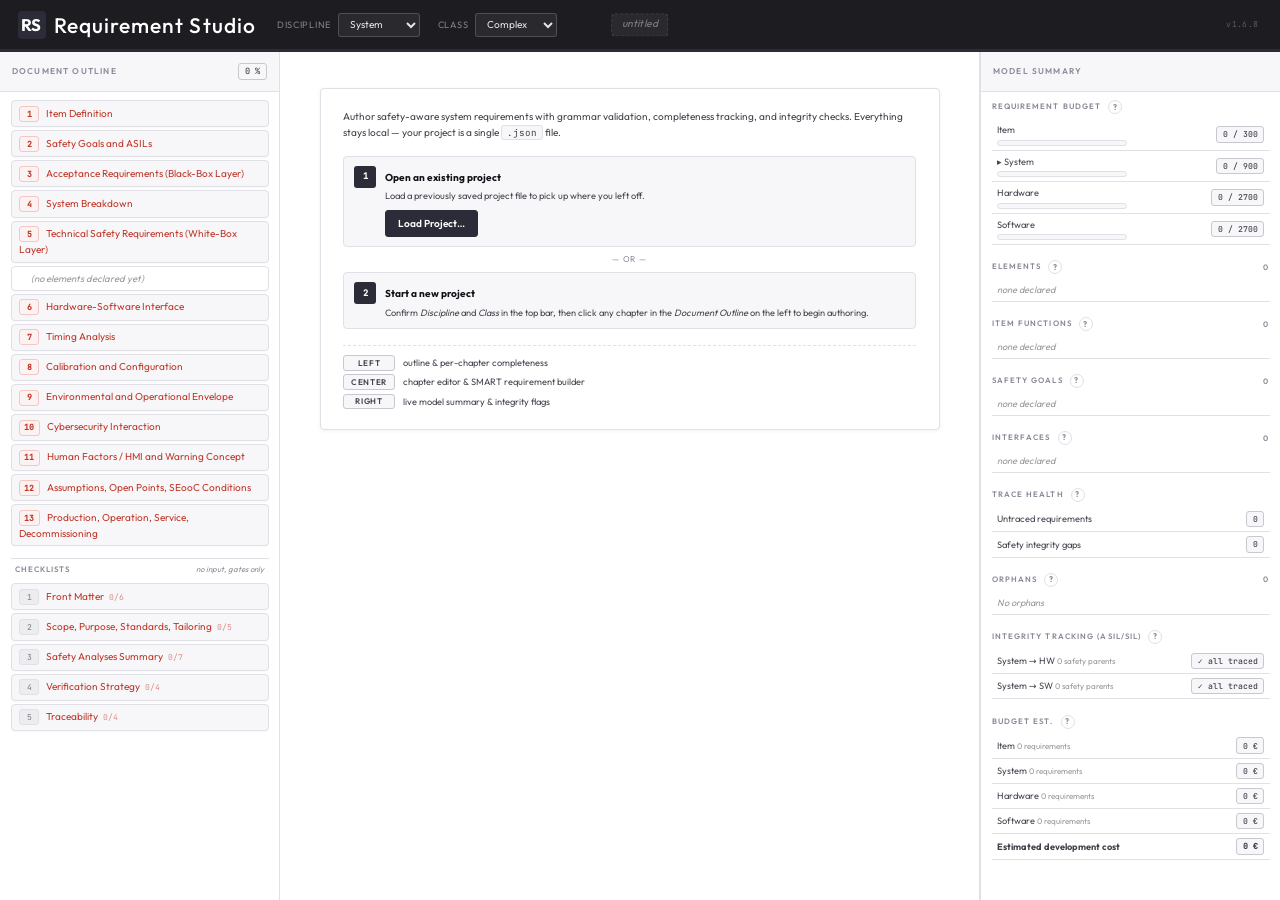
<file: index.html>
<!DOCTYPE html>
<html lang="en">
<head>
    <meta charset="UTF-8">
    <meta name="viewport" content="width=device-width, initial-scale=1.0">
    <title>Requirement Studio</title>
    <!-- All dependencies are vendored locally under lib/ so the app runs
         fully offline — no CDN or Google Fonts calls. See
         REPORT-offline-audit.md for details. -->
    <link href="lib/bootstrap/bootstrap.min.css" rel="stylesheet">
    <link href="lib/fonts/fonts.css" rel="stylesheet">
    <link href="styles.css" rel="stylesheet">
</head>
<body>
    <!-- Top bar -->
    <header class="app-header">
        <!-- Logo -->
        <div class="logo">
            <div class="logo-mark">RS</div>
            <div>
                <div class="logo-text">Requirement Studio</div>
            </div>
        </div>

        <!-- Centre controls -->
        <div class="header-controls">
            <div class="header-control-group">
                <span class="header-control-label">Discipline</span>
                <!-- Populated at startup from the Disciplines registry — see main.js -->
                <select id="disciplineSelect"></select>
            </div>
            <div class="header-control-group">
                <span class="header-control-label">Class</span>
                <select id="docClassSelect"
                        title="Document size class. Sets the per-discipline requirement budgets; the resolved limits are shown in the right-pane Requirement Budget panel.">
                    <option value="simple">Simple</option>
                    <option value="medium">Medium</option>
                    <option value="advanced">Advanced</option>
                    <option value="complex" selected>Complex</option>
                </select>
            </div>
        </div>

        <!-- Project name pill (absolutely centred in the header). Text and
             named/unnamed state are set on boot, load and save by main.js. -->
        <span id="projectNamePill" class="project-name-pill unnamed" title="Click to name / rename this project" role="button" tabindex="0">untitled</span>

        <!-- Right-side actions -->
        <div class="header-actions">
            <button id="toggleLeftPane" class="btn-pane-toggle"
                title="Show/hide the outline pane">☰ Outline</button>
            <button id="toggleRightPane" class="btn-pane-toggle"
                title="Show/hide the model summary pane">Summary ☰</button>

            <input type="file" id="loadJsonInput" accept=".rms" style="display:none;">
            <div id="topBarActions" class="header-actions hidden">
                <button id="exportTxtButton" class="btn-hd btn-hd-outline">Export TXT</button>
                <button id="exportPdfButton" class="btn-hd btn-hd-outline">Export PDF</button>
                <button id="loadJsonButton"  class="btn-hd btn-hd-outline">Load Project</button>
                <button id="saveJsonButton"  class="btn-hd btn-hd-primary">Save Project</button>
            </div>

            <span class="app-version" title="Application version">v1.6.8</span>
        </div>
    </header>

    <!-- Three-pane layout -->
    <div class="three-pane-container">
        <!-- Left pane: outline -->
        <aside id="leftPane" class="pane pane-left">
            <div class="pane-header">
                <h6 class="mb-0">Document Outline</h6>
                <span id="budgetCounter" class="budget-badge" title="Completeness of the selected discipline">0 %</span>
            </div>
            <div id="outlineContainer" class="pane-body"></div>
        </aside>

        <!-- Center pane: document/editor -->
        <main id="centerPane" class="pane pane-center">
            <div id="chapterPaneHeader" class="pane-header d-none">
                <h6 id="chapterTitle" class="mb-0">Select a chapter</h6>
                <span id="chapterCompleteness" class="count-badge">—</span>
            </div>
            <div id="editorContainer" class="pane-body"></div>
        </main>

        <!-- Right pane: live summary -->
        <aside id="rightPane" class="pane pane-right">
            <div class="pane-header">
                <h6 class="mb-0">Model Summary</h6>
            </div>
            <div id="summaryContainer" class="pane-body"></div>
        </aside>
    </div>

    <!--
        Scripts in dependency order. The order tells the story —
        registries first, then the data they hold, then the UI that
        consumes them.

          1. Pure utility libs
          2. Domain model (data classes)
          3. Three registries (discipline, chapter, declaration)
          4. Declaration kinds — each registers itself into Declarations
          5. Disciplines — each registers itself into Disciplines
          6. Chapter files — each registers itself into Chapters
          7. UI helpers used by the editor frame
          8. Editor / outline / summary views
          9. Persistence + export
         10. main.js bootstraps the app
    -->

    <!-- 1. Pure utility libs -->
    <script src="grammar.js"></script>
    <script src="timing.js"></script>
    <script src="tooltip.js"></script>
    <script src="ui_widgets.js"></script>

    <!-- 2. Domain model -->
    <script src="model_base.js"></script>

    <!-- 3. Registries -->
    <script src="discipline_registry.js"></script>
    <script src="chapter_registry.js"></script>
    <script src="declaration_registry.js"></script>

    <!-- 4. Declaration kinds (self-register into Declarations) -->
    <script src="declarations/element.js"></script>
    <script src="declarations/hwComponent.js"></script>
    <script src="declarations/swUnit.js"></script>
    <script src="declarations/interface.js"></script>
    <script src="declarations/internalInterface.js"></script>
    <script src="declarations/mode.js"></script>
    <script src="declarations/modeTransition.js"></script>
    <script src="declarations/safetyActor.js"></script>
    <script src="declarations/itemFunction.js"></script>
    <script src="declarations/safetyGoal.js"></script>
    <script src="declarations/safeState.js"></script>
    <script src="declarations/assumption.js"></script>
    <script src="declarations/failureMode.js"></script>
    <script src="declarations/hsiSignal.js"></script>

    <!-- 5. Disciplines (self-register into Disciplines) -->
    <script src="disciplines/system.js"></script>
    <script src="disciplines/item.js"></script>
    <script src="disciplines/hardware.js"></script>
    <script src="disciplines/software.js"></script>

    <!-- 6a. System chapters (self-register into Chapters under 'system').
            Order in this list does not matter — Chapters.register sorts
            by spec.order on insertion. We list them in document order
            so the file system reflects the document. -->
    <script src="disciplines/system/front_matter.js"></script>
    <script src="disciplines/system/ch01_scope.js"></script>
    <script src="disciplines/system/ch02_item.js"></script>
    <script src="disciplines/system/ch03_sg.js"></script>
    <script src="disciplines/system/ch05_acceptance.js"></script>
    <script src="disciplines/system/ch06_breakdown.js"></script>
    <script src="disciplines/system/ch07_elements.js"></script>
    <script src="disciplines/system/ch09_hsi.js"></script>
    <script src="disciplines/system/ch_timing.js"></script>
    <script src="disciplines/system/ch12_safety_analyses.js"></script>
    <script src="disciplines/system/ch13_calibration.js"></script>
    <script src="disciplines/system/ch14_env.js"></script>
    <script src="disciplines/system/ch15_cyber.js"></script>
    <script src="disciplines/system/ch16_hmi.js"></script>
    <script src="disciplines/system/ch17_assumptions.js"></script>
    <script src="disciplines/system/ch18_lifecycle.js"></script>
    <script src="disciplines/system/ch19_verif.js"></script>
    <script src="disciplines/system/ch20_trace.js"></script>

    <!-- 6b. Item chapters -->
    <script src="disciplines/item/front_matter.js"></script>
    <script src="disciplines/item/ch02_item.js"></script>
    <script src="disciplines/item/hara.js"></script>
    <script src="disciplines/item/fsc.js"></script>
    <script src="disciplines/item/verification.js"></script>
    <script src="disciplines/item/assumptions.js"></script>

    <!-- 6c. Hardware chapters (HW Requirements Specification — HWE.1 / ISO 26262-5:6) -->
    <script src="disciplines/hardware/front_matter.js"></script>
    <script src="disciplines/hardware/hw_inputs.js"></script>
    <script src="disciplines/hardware/hw_functional.js"></script>
    <script src="disciplines/hardware/hw_interface.js"></script>
    <script src="disciplines/hardware/hw_safety_reqs.js"></script>
    <script src="disciplines/hardware/hw_resource.js"></script>
    <script src="disciplines/hardware/hw_reliability.js"></script>
    <script src="disciplines/hardware/hw_assumptions.js"></script>
    <script src="disciplines/hardware/hw_verification.js"></script>

    <!-- 6d. Software chapters (SW Requirements Specification — SWE.1 / ISO 26262-6:6) -->
    <script src="disciplines/software/front_matter.js"></script>
    <script src="disciplines/software/sw_inputs.js"></script>
    <script src="disciplines/software/sw_functional.js"></script>
    <script src="disciplines/software/sw_interface.js"></script>
    <script src="disciplines/software/sw_safety_reqs.js"></script>
    <script src="disciplines/software/sw_resource.js"></script>
    <script src="disciplines/software/sw_config_calibration.js"></script>
    <script src="disciplines/software/sw_operational.js"></script>
    <script src="disciplines/software/sw_assumptions.js"></script>
    <script src="disciplines/software/sw_verification.js"></script>

    <!-- 7. UI helpers used by the editor frame -->
    <script src="ui/welcome_panel.js"></script>
    <script src="ui/datalists.js"></script>
    <script src="ui/declaration_table.js"></script>
    <script src="ui/checklist.js"></script>

    <!-- 8. Editor / outline / summary views -->
    <script src="ui_outline.js"></script>
    <script src="ui_editor.js"></script>
    <script src="ui_summary.js"></script>

    <!-- 9. Cross-cutting concerns -->
    <script src="validator.js"></script>
    <script src="persistence.js"></script>
    <script src="export.js"></script>

    <!-- 10. Bootstrap -->
    <script src="main.js"></script>
</body>
</html>
</file>
<file: lib/fonts/fonts.css>
/* =====================================================================
   Requirement Studio — local, offline font bundle
   Self-hosted replacement for the Google Fonts CDN link that used to be
   in index.html:
     family=Outfit:wght@300;400;500;600;700&family=JetBrains+Mono:wght@400;500
   Files are vendored under lib/fonts/files/ (see REPORT-offline-audit.md
   in the project root for provenance / licensing).
   Subsets included: latin, latin-ext (covers English plus accented
   Western/Central European characters). Cyrillic, Greek and Vietnamese
   subsets were not bundled to keep the package small — see the report
   if you need them added.
   ===================================================================== */

/* ---------- Outfit (UI font, --font-ui) ---------- */

@font-face {
  font-family: 'Outfit';
  font-style: normal;
  font-display: swap;
  font-weight: 300;
  src: url('./files/outfit-latin-300-normal.woff2') format('woff2'),
       url('./files/outfit-latin-300-normal.woff') format('woff');
  unicode-range: U+0000-00FF,U+0131,U+0152-0153,U+02BB-02BC,U+02C6,U+02DA,U+02DC,U+0304,U+0308,U+0329,U+2000-206F,U+20AC,U+2122,U+2191,U+2193,U+2212,U+2215,U+FEFF,U+FFFD;
}
@font-face {
  font-family: 'Outfit';
  font-style: normal;
  font-display: swap;
  font-weight: 300;
  src: url('./files/outfit-latin-ext-300-normal.woff2') format('woff2'),
       url('./files/outfit-latin-ext-300-normal.woff') format('woff');
  unicode-range: U+0100-02BA,U+02BD-02C5,U+02C7-02CC,U+02CE-02D7,U+02DD-02FF,U+0304,U+0308,U+0329,U+1D00-1DBF,U+1E00-1E9F,U+1EF2-1EFF,U+2020,U+20A0-20AB,U+20AD-20C0,U+2113,U+2C60-2C7F,U+A720-A7FF;
}

@font-face {
  font-family: 'Outfit';
  font-style: normal;
  font-display: swap;
  font-weight: 400;
  src: url('./files/outfit-latin-400-normal.woff2') format('woff2'),
       url('./files/outfit-latin-400-normal.woff') format('woff');
  unicode-range: U+0000-00FF,U+0131,U+0152-0153,U+02BB-02BC,U+02C6,U+02DA,U+02DC,U+0304,U+0308,U+0329,U+2000-206F,U+20AC,U+2122,U+2191,U+2193,U+2212,U+2215,U+FEFF,U+FFFD;
}
@font-face {
  font-family: 'Outfit';
  font-style: normal;
  font-display: swap;
  font-weight: 400;
  src: url('./files/outfit-latin-ext-400-normal.woff2') format('woff2'),
       url('./files/outfit-latin-ext-400-normal.woff') format('woff');
  unicode-range: U+0100-02BA,U+02BD-02C5,U+02C7-02CC,U+02CE-02D7,U+02DD-02FF,U+0304,U+0308,U+0329,U+1D00-1DBF,U+1E00-1E9F,U+1EF2-1EFF,U+2020,U+20A0-20AB,U+20AD-20C0,U+2113,U+2C60-2C7F,U+A720-A7FF;
}

@font-face {
  font-family: 'Outfit';
  font-style: normal;
  font-display: swap;
  font-weight: 500;
  src: url('./files/outfit-latin-500-normal.woff2') format('woff2'),
       url('./files/outfit-latin-500-normal.woff') format('woff');
  unicode-range: U+0000-00FF,U+0131,U+0152-0153,U+02BB-02BC,U+02C6,U+02DA,U+02DC,U+0304,U+0308,U+0329,U+2000-206F,U+20AC,U+2122,U+2191,U+2193,U+2212,U+2215,U+FEFF,U+FFFD;
}
@font-face {
  font-family: 'Outfit';
  font-style: normal;
  font-display: swap;
  font-weight: 500;
  src: url('./files/outfit-latin-ext-500-normal.woff2') format('woff2'),
       url('./files/outfit-latin-ext-500-normal.woff') format('woff');
  unicode-range: U+0100-02BA,U+02BD-02C5,U+02C7-02CC,U+02CE-02D7,U+02DD-02FF,U+0304,U+0308,U+0329,U+1D00-1DBF,U+1E00-1E9F,U+1EF2-1EFF,U+2020,U+20A0-20AB,U+20AD-20C0,U+2113,U+2C60-2C7F,U+A720-A7FF;
}

@font-face {
  font-family: 'Outfit';
  font-style: normal;
  font-display: swap;
  font-weight: 600;
  src: url('./files/outfit-latin-600-normal.woff2') format('woff2'),
       url('./files/outfit-latin-600-normal.woff') format('woff');
  unicode-range: U+0000-00FF,U+0131,U+0152-0153,U+02BB-02BC,U+02C6,U+02DA,U+02DC,U+0304,U+0308,U+0329,U+2000-206F,U+20AC,U+2122,U+2191,U+2193,U+2212,U+2215,U+FEFF,U+FFFD;
}
@font-face {
  font-family: 'Outfit';
  font-style: normal;
  font-display: swap;
  font-weight: 600;
  src: url('./files/outfit-latin-ext-600-normal.woff2') format('woff2'),
       url('./files/outfit-latin-ext-600-normal.woff') format('woff');
  unicode-range: U+0100-02BA,U+02BD-02C5,U+02C7-02CC,U+02CE-02D7,U+02DD-02FF,U+0304,U+0308,U+0329,U+1D00-1DBF,U+1E00-1E9F,U+1EF2-1EFF,U+2020,U+20A0-20AB,U+20AD-20C0,U+2113,U+2C60-2C7F,U+A720-A7FF;
}

@font-face {
  font-family: 'Outfit';
  font-style: normal;
  font-display: swap;
  font-weight: 700;
  src: url('./files/outfit-latin-700-normal.woff2') format('woff2'),
       url('./files/outfit-latin-700-normal.woff') format('woff');
  unicode-range: U+0000-00FF,U+0131,U+0152-0153,U+02BB-02BC,U+02C6,U+02DA,U+02DC,U+0304,U+0308,U+0329,U+2000-206F,U+20AC,U+2122,U+2191,U+2193,U+2212,U+2215,U+FEFF,U+FFFD;
}
@font-face {
  font-family: 'Outfit';
  font-style: normal;
  font-display: swap;
  font-weight: 700;
  src: url('./files/outfit-latin-ext-700-normal.woff2') format('woff2'),
       url('./files/outfit-latin-ext-700-normal.woff') format('woff');
  unicode-range: U+0100-02BA,U+02BD-02C5,U+02C7-02CC,U+02CE-02D7,U+02DD-02FF,U+0304,U+0308,U+0329,U+1D00-1DBF,U+1E00-1E9F,U+1EF2-1EFF,U+2020,U+20A0-20AB,U+20AD-20C0,U+2113,U+2C60-2C7F,U+A720-A7FF;
}

/* ---------- JetBrains Mono (code font, --font-mono) ---------- */

@font-face {
  font-family: 'JetBrains Mono';
  font-style: normal;
  font-display: swap;
  font-weight: 400;
  src: url('./files/jetbrains-mono-latin-400-normal.woff2') format('woff2'),
       url('./files/jetbrains-mono-latin-400-normal.woff') format('woff');
  unicode-range: U+0000-00FF,U+0131,U+0152-0153,U+02BB-02BC,U+02C6,U+02DA,U+02DC,U+0304,U+0308,U+0329,U+2000-206F,U+20AC,U+2122,U+2191,U+2193,U+2212,U+2215,U+FEFF,U+FFFD;
}
@font-face {
  font-family: 'JetBrains Mono';
  font-style: normal;
  font-display: swap;
  font-weight: 400;
  src: url('./files/jetbrains-mono-latin-ext-400-normal.woff2') format('woff2'),
       url('./files/jetbrains-mono-latin-ext-400-normal.woff') format('woff');
  unicode-range: U+0100-02BA,U+02BD-02C5,U+02C7-02CC,U+02CE-02D7,U+02DD-02FF,U+0304,U+0308,U+0329,U+1D00-1DBF,U+1E00-1E9F,U+1EF2-1EFF,U+2020,U+20A0-20AB,U+20AD-20C0,U+2113,U+2C60-2C7F,U+A720-A7FF;
}

@font-face {
  font-family: 'JetBrains Mono';
  font-style: normal;
  font-display: swap;
  font-weight: 500;
  src: url('./files/jetbrains-mono-latin-500-normal.woff2') format('woff2'),
       url('./files/jetbrains-mono-latin-500-normal.woff') format('woff');
  unicode-range: U+0000-00FF,U+0131,U+0152-0153,U+02BB-02BC,U+02C6,U+02DA,U+02DC,U+0304,U+0308,U+0329,U+2000-206F,U+20AC,U+2122,U+2191,U+2193,U+2212,U+2215,U+FEFF,U+FFFD;
}
@font-face {
  font-family: 'JetBrains Mono';
  font-style: normal;
  font-display: swap;
  font-weight: 500;
  src: url('./files/jetbrains-mono-latin-ext-500-normal.woff2') format('woff2'),
       url('./files/jetbrains-mono-latin-ext-500-normal.woff') format('woff');
  unicode-range: U+0100-02BA,U+02BD-02C5,U+02C7-02CC,U+02CE-02D7,U+02DD-02FF,U+0304,U+0308,U+0329,U+1D00-1DBF,U+1E00-1E9F,U+1EF2-1EFF,U+2020,U+20A0-20AB,U+20AD-20C0,U+2113,U+2C60-2C7F,U+A720-A7FF;
}
</file>
<file: styles.css>
/* =====================================================================
   Requirement Studio — styles.css
   Design system: Quantalox Neo — Dark Grey & White scheme
   ===================================================================== */

/* ── CSS variables (Dark Grey & White) ────────────────────────────── */
:root {
  --bg-base:      #f2f2f4;
  --bg-panel:     #ffffff;
  --bg-elevated:  #f7f7f9;
  --bg-hover:     #ededf0;
  --bg-header:    #1c1c21;

  --border:       #e0e0e6;
  --border-mid:   #c8c8d0;
  --border-focus: #4a4a5a;

  --text:         #111118;
  --text-mid:     #44444f;
  --text-dim:     #8a8a99;

  --accent:       #2c2c38;
  --accent-hover: #111118;
  --accent-light: #ededf2;

  /* Semantic — unchanged across schemes */
  --red:          #c0392b; --red-bg: #fdf2f2; --red-border: #f5c6c2;
  --amber:        #b8770a; --amber-bg: #fef9ec; --amber-border: #f0d48a;
  --green:        #1a7a45; --green-bg: #f0faf4; --green-border: #a8dbbe;
  --blue:         #1565c0; --blue-bg: #e8f0fe; --blue-border: #b3cef5;

  /* ── Font stacks ─────────────────────────────────────────────────── */
  --font-ui:   'Outfit', 'DM Sans', 'Inter', ui-sans-serif,
               system-ui, -apple-system, BlinkMacSystemFont,
               'Segoe UI', Helvetica, Arial, sans-serif;
  --font-mono: 'JetBrains Mono', 'Cascadia Code', 'Fira Code',
               ui-monospace, 'SF Mono', 'Consolas', 'Liberation Mono',
               'Courier New', monospace;
}

/* ── Reset & base ──────────────────────────────────────────────────── */
*, *::before, *::after { box-sizing: border-box; margin: 0; padding: 0; }

html, body {
  height: 100vh;
  font-family: var(--font-ui);
  font-size: 14px;
  background: var(--bg-base);
  color: var(--text);
  display: flex;
  flex-direction: column;
  overflow: hidden;
  -webkit-font-smoothing: antialiased;
}
body { overflow-x: auto; }

/* ── Scrollbars ────────────────────────────────────────────────────── */
* { scrollbar-width: thin; scrollbar-color: var(--border-mid) transparent; }
*::-webkit-scrollbar { width: 4px; height: 4px; }
*::-webkit-scrollbar-thumb { background: var(--border-mid); border-radius: 2px; }

/* ── Header ────────────────────────────────────────────────────────── */
.app-header {
  display: flex;
  align-items: center;
  justify-content: space-between;
  padding: 0 1.25rem;
  height: 52px;
  background: var(--bg-header);
  border-bottom: 3px solid var(--accent);
  flex-shrink: 0;
  gap: 1rem;
  position: relative;
  z-index: 100;
}

/* Logo */
.logo {
  display: flex;
  align-items: center;
  gap: 0.6rem;
  flex-shrink: 0;
}
.logo-mark {
  display: flex;
  align-items: center;
  justify-content: center;
  width: 28px;
  height: 28px;
  background: var(--accent);
  border-radius: 4px;
  font-size: 1.2rem;
  font-weight: 700;
  color: #fff;
  font-family: var(--font-ui);
  letter-spacing: 0.02em;
}
.logo-text {
  font-size: 1.5rem;
  font-weight: 500;
  letter-spacing: 0.05em;
  color: #ffffff;
  font-family: var(--font-ui);
  line-height: 1.1;
  padding-top:3px;
}
.logo-sub {
  font-size: 0.58rem;
  letter-spacing: 0.14em;
  color: #8a8a9a;
  text-transform: uppercase;
  display: block;
  line-height: 1;
}

/* Header controls group */
.header-controls {
  display: flex;
  align-items: center;
  gap: 1.25rem;
  flex: 1;
  padding: 0 0.5rem;
}
.header-control-group {
  display: flex;
  align-items: center;
  gap: 0.5rem;
}
.header-control-label {
  font-size: 0.66rem;
  letter-spacing: 0.08em;
  text-transform: uppercase;
  color: rgba(255,255,255,0.45);
  white-space: nowrap;
}
.header-control-group select {
  font-family: var(--font-ui);
  font-size: 0.72rem;
  background: rgba(255,255,255,0.06);
  color: rgba(255,255,255,0.88);
  border: 1px solid rgba(255,255,255,0.18);
  border-radius: 3px;
  padding: 0.25rem 0.5rem;
  outline: none;
  cursor: pointer;
}
.header-control-group select:focus {
  border-color: rgba(255,255,255,0.45);
}
.header-control-group select option {
  background: #2a2a32;
  color: #fff;
}

/* Header action buttons (right side) */
.header-actions {
  display: flex;
  align-items: center;
  gap: 0.4rem;
  flex-shrink: 0;
}
.header-actions.hidden { display: none; }

/* Outline / Summary toggles */
.btn-pane-toggle {
  font-family: var(--font-ui);
  font-size: 0.7rem;
  font-weight: 500;
  background: rgba(255,255,255,0.06);
  color: rgba(255,255,255,0.75);
  border: 1px solid rgba(255,255,255,0.18);
  border-radius: 3px;
  padding: 0.28rem 0.65rem;
  cursor: pointer;
  transition: background 0.13s, color 0.13s, border-color 0.13s;
  white-space: nowrap;
}
.btn-pane-toggle:hover {
  background: rgba(255,255,255,0.14);
  color: #fff;
  border-color: rgba(255,255,255,0.35);
}
.btn-pane-toggle.active {
  background: rgba(255,255,255,0.16);
  color: #fff;
  border-color: rgba(255,255,255,0.4);
}

/* Action buttons */
.btn-hd {
  font-family: var(--font-ui);
  font-size: 0.7rem;
  font-weight: 500;
  border-radius: 3px;
  padding: 0.28rem 0.7rem;
  cursor: pointer;
  transition: background 0.13s, border-color 0.13s, color 0.13s;
  white-space: nowrap;
  border: 1px solid transparent;
}
/* Outline-style for secondary actions */
.btn-hd-outline {
  background: rgba(255,255,255,0.06);
  color: rgba(255,255,255,0.82);
  border-color: rgba(255,255,255,0.2);
}
.btn-hd-outline:hover {
  background: rgba(255,255,255,0.14);
  color: #fff;
  border-color: rgba(255,255,255,0.38);
}
/* Primary action (Save Project) */
.btn-hd-primary {
  background: var(--accent);
  color: #fff;
  border-color: var(--accent);
}
.btn-hd-primary:hover {
  background: var(--accent-hover);
  border-color: var(--accent-hover);
}

/* Budget counter in header */
.budget-badge {
  font-family: var(--font-mono);
  font-size: 0.62rem;
  font-weight: 500;
  padding: 0.12rem 0.45rem;
  border-radius: 3px;
  border: 1px solid transparent;
  background: rgba(255,255,255,0.08);
  color: rgba(255,255,255,0.6);
  border-color: rgba(255,255,255,0.14);
  white-space: nowrap;
}
.budget-badge.ok    { background: rgba(26,122,69,0.25);  color: #6ddba0; border-color: rgba(26,122,69,0.35); }
.budget-badge.warn  { background: rgba(184,119,10,0.25); color: #f0c060; border-color: rgba(184,119,10,0.35); }
.budget-badge.over  { background: rgba(192,57,43,0.30);  color: #f08080; border-color: rgba(192,57,43,0.4); }

/* Version stamp */
.app-version {
  font-family: var(--font-mono);
  font-size: 0.58rem;
  font-weight: 400;
  letter-spacing: 0.04em;
  color: rgba(255,255,255,0.28);
  user-select: none;
  white-space: nowrap;
  flex-shrink: 0;
  padding: 0.1rem 0.3rem;
  border-radius: 3px;
  transition: color 0.15s;
}
.app-version:hover { color: rgba(255,255,255,0.62); }
@media (max-width: 680px) { .app-version { display: none; } }

/* ── Three-pane layout ─────────────────────────────────────────────── */
.three-pane-container {
  display: grid;
  grid-template-columns: 280px minmax(380px, 1fr) 300px;
  flex: 1;
  overflow: hidden;
  min-width: 960px;
}

/* Wide (≥ 960px): both panes always visible, toggle buttons hidden */
.btn-pane-toggle { display: none; }

/* Wide hide overrides — not used above breakpoint, kept for safety */
.three-pane-container.hide-left  .pane-left  { display: none; }
.three-pane-container.hide-right .pane-right { display: none; }

/* ── Narrow / portrait (< 960px): overlay drawer mode ─────────────── */
@media (max-width: 959px), (max-aspect-ratio: 3/4) {
  /* Centre takes the full width — never crushed */
  .three-pane-container {
    grid-template-columns: 1fr;
    min-width: 0;
  }

  /* Toggle buttons appear in header */
  .btn-pane-toggle { display: inline-flex; }

  /* Side panes become fixed drawers, hidden by default */
  .pane-left,
  .pane-right {
    position: fixed;
    top: 52px;          /* below the 52px header */
    bottom: 0;
    z-index: 500;
    width: 280px;
    max-width: 85vw;
    background: var(--bg-panel);
    border: none;
    box-shadow: 0 0 24px rgba(0,0,0,0.22);
    transition: transform 0.2s ease;
    display: flex !important; /* keep in DOM, translate off-screen */
    flex-direction: column;
    overflow: hidden;
  }
  .pane-left  { left: 0;  transform: translateX(-105%); border-right: 1px solid var(--border); }
  .pane-right { right: 0; transform: translateX(105%);  border-left:  1px solid var(--border); }

  /* Shown state */
  .three-pane-container.show-left  .pane-left  { transform: none; }
  .three-pane-container.show-right .pane-right { transform: none; }

  /* Backdrop — taps anywhere outside the drawer close it */
  .pane-backdrop {
    display: none;
    position: fixed;
    inset: 52px 0 0 0;
    background: rgba(15,15,22,0.45);
    z-index: 499;
    backdrop-filter: blur(1px);
  }
  .three-pane-container.show-left  .pane-backdrop,
  .three-pane-container.show-right .pane-backdrop { display: block; }
}

.pane {
  background: var(--bg-panel);
  border-right: 1px solid var(--border);
  display: flex;
  flex-direction: column;
  overflow: hidden;
}
.pane-right { border-right: none; border-left: 1px solid var(--border); }

.pane-header {
  height: 40px;
  padding: 0 0.85rem;
  border-bottom: 1px solid var(--border);
  background: var(--bg-elevated);
  display: flex;
  justify-content: space-between;
  align-items: center;
  flex-shrink: 0;
}
.pane-header h6 {
  font-size: 0.6rem;
  font-weight: 600;
  letter-spacing: 0.14em;
  text-transform: uppercase;
  color: var(--text-dim);
  margin: 0;
}

.pane-body {
  flex: 1;
  overflow-y: auto;
  padding: 0.6rem 0.75rem;
}

/* ── Outline (left pane) ───────────────────────────────────────────── */
.outline-chapter {
  padding: 0.32rem 0.55rem;
  margin-bottom: 3px;
  border-radius: 4px;
  cursor: pointer;
  display: flex;
  justify-content: space-between;
  align-items: center;
  font-size: 0.72rem;
  user-select: none;
  background: var(--bg-elevated);
  border: 1px solid var(--border);
  box-shadow: 0 1px 2px rgba(0,0,0,0.03);
  transition: background 0.13s, box-shadow 0.13s;
}
.outline-chapter:hover {
  background: var(--bg-hover);
  box-shadow: 0 1px 3px rgba(0,0,0,0.07);
}

/* Chapter-number pill */
.outline-chapter .chapter-num {
  display: inline-flex;
  align-items: center;
  justify-content: center;
  min-width: 20px;
  height: 16px;
  padding: 0 4px;
  margin-right: 5px;
  border-radius: 3px;
  font-family: var(--font-mono);
  font-size: 0.58rem;
  font-weight: 600;
  letter-spacing: 0.02em;
  background: var(--border-mid);
  color: var(--text-mid);
  flex-shrink: 0;
}

/* Status: pill colour + title text colour */
.outline-chapter.status-green  .chapter-num { background: var(--green-bg); color: var(--green); border: 1px solid var(--green-border); }
.outline-chapter.status-orange .chapter-num { background: var(--amber-bg); color: var(--amber); border: 1px solid var(--amber-border); }
.outline-chapter.status-red    .chapter-num { background: var(--red-bg);   color: var(--red);   border: 1px solid var(--red-border); }

.outline-chapter.status-green  > span { color: var(--green); }
.outline-chapter.status-orange > span { color: var(--amber); }
.outline-chapter.status-red    > span { color: var(--red); }

.outline-chapter.status-green:hover  { background: var(--green-bg); }
.outline-chapter.status-orange:hover { background: var(--amber-bg); }
.outline-chapter.status-red:hover    { background: var(--red-bg); }

/* Active (selected) */
.outline-chapter.active,
.outline-chapter.status-green.active,
.outline-chapter.status-orange.active,
.outline-chapter.status-red.active {
  background: var(--accent);
  border-color: var(--accent-hover);
  box-shadow: 0 1px 4px rgba(0,0,0,0.18);
  color: #fff;
}
.outline-chapter.active > span,
.outline-chapter.status-green.active > span,
.outline-chapter.status-orange.active > span,
.outline-chapter.status-red.active > span { color: #fff; }

.outline-chapter.active .chapter-num,
.outline-chapter.status-green.active  .chapter-num,
.outline-chapter.status-orange.active .chapter-num,
.outline-chapter.status-red.active    .chapter-num {
  background: rgba(255,255,255,0.18);
  color: rgba(255,255,255,0.9);
  border-color: rgba(255,255,255,0.2);
}

/* Child (element) rows */
.outline-chapter.child {
  padding-left: 1.4rem;
  font-size: 0.68rem;
  color: var(--text-mid);
  background: var(--bg-panel);
  border-color: var(--border);
}
.outline-chapter.child.active { color: #fff; }

/* Outline section dividers */
.outline-section-divider {
  margin: 0.85rem 0 0.35rem;
  padding: 0.35rem 0.35rem 0.2rem;
  font-size: 0.56rem;
  text-transform: uppercase;
  color: var(--text-dim);
  letter-spacing: 0.12em;
  font-weight: 600;
  border-top: 1px solid var(--border);
  display: flex;
  justify-content: space-between;
  align-items: baseline;
}
.outline-section-hint {
  font-size: 0.56rem;
  text-transform: none;
  color: var(--text-dim);
  font-weight: 400;
  letter-spacing: 0;
  font-style: italic;
}

/* Reminder-chapter dimming */
.outline-chapter.reminder {
  color: var(--text-dim);
  background: var(--bg-elevated);
}
.outline-chapter.reminder .chapter-num {
  background: var(--bg-hover);
  color: var(--text-dim);
  border-color: var(--border);
  font-weight: 500;
}
.outline-chapter.reminder.active,
.outline-chapter.reminder.active .chapter-num { color: #fff; }

.outline-count {
  color: inherit;
  opacity: 0.55;
  font-family: var(--font-mono);
  font-size: 0.58rem;
  margin-left: 0.2rem;
}
.outline-chapter.active .outline-count { opacity: 0.8; }

/* ── Pane header completeness badge ───────────────────────────────── */
#chapterCompleteness {
  font-family: var(--font-mono);
  font-size: 0.62rem;
  font-weight: 500;
  padding: 0.1rem 0.42rem;
  border-radius: 3px;
  border: 1px solid var(--border-mid);
  background: var(--bg-elevated);
  color: var(--text-mid);
}

/* ── Budget counter (left pane header) ────────────────────────────── */
#budgetCounter {
  font-family: var(--font-mono);
  font-size: 0.62rem;
  font-weight: 500;
  padding: 0.1rem 0.42rem;
  border-radius: 3px;
  border: 1px solid var(--border-mid);
  background: var(--bg-elevated);
  color: var(--text-mid);
}

/* ── Editor (centre pane) ──────────────────────────────────────────── */
.chapter-intro {
  background: var(--bg-elevated);
  border: 1px solid var(--border);
  border-left: 3px solid var(--accent);
  padding: 0.6rem 0.85rem;
  margin-bottom: 1rem;
  font-size: 0.72rem;
  color: var(--text-mid);
  border-radius: 0 3px 3px 0;
}

.section-title {
  font-size: 0.56rem;
  font-weight: 600;
  text-transform: uppercase;
  letter-spacing: 0.14em;
  color: var(--text-dim);
  margin-bottom: 0.45rem;
  padding-bottom: 0.25rem;
  border-bottom: 1px solid var(--border);
  /* flex so a section can right-align an action (e.g. ⟳ Refresh on the
     generator sections, v1.6.3) without a layout wrapper. */
  display: flex;
  align-items: center;
  gap: 0.35rem;
}
.section-title .btn-add { margin-left: auto; }

.checklist-section,
.requirements-section { margin-bottom: 1.75rem; }

.checklist-item {
  display: flex;
  align-items: flex-start;
  padding: 0.35rem 0;
  gap: 0.5rem;
  font-size: 0.72rem;
  color: var(--text-mid);
}
.checklist-item input[type="checkbox"] { margin-top: 2px; accent-color: var(--accent); }

/* ── Requirement builder ───────────────────────────────────────────── */
.req-builder {
  background: var(--bg-elevated);
  border: 1px solid var(--border);
  border-radius: 4px;
  padding: 0.85rem;
  margin-bottom: 0.85rem;
}
.req-builder h6 {
  margin-bottom: 0.65rem;
  font-size: 0.56rem;
  font-weight: 600;
  text-transform: uppercase;
  letter-spacing: 0.14em;
  color: var(--text-dim);
}
.req-slot-row {
  display: flex;
  flex-wrap: wrap;
  gap: 0.45rem;
  margin-bottom: 0.65rem;
  align-items: center;
}
.req-slot {
  display: flex;
  flex-direction: column;
  min-width: 110px;
}
.req-slot label {
  font-size: 0.58rem;
  letter-spacing: 0.1em;
  text-transform: uppercase;
  color: var(--text-dim);
  font-weight: 600;
  margin-bottom: 2px;
}
.req-slot input,
.req-slot select,
.req-slot textarea {
  font-family: var(--font-ui);
  font-size: 0.72rem;
  padding: 0.28rem 0.5rem;
  border: 1px solid var(--border-mid);
  border-radius: 3px;
  background: var(--bg-panel);
  color: var(--text);
  outline: none;
  transition: border-color 0.13s;
}
.req-slot input:focus,
.req-slot select:focus,
.req-slot textarea:focus { border-color: var(--border-focus); }
.req-slot input.invalid, .req-slot textarea.invalid {
  border-color: var(--red);
  background: var(--red-bg);
}
.req-slot input.valid { border-color: var(--green); }

.req-preview {
  background: var(--bg-panel);
  border: 1px dashed var(--border-mid);
  border-radius: 3px;
  padding: 0.45rem 0.65rem;
  margin-top: 0.45rem;
  font-family: var(--font-mono);
  font-size: 0.7rem;
  color: var(--text-mid);
  min-height: 2rem;
  line-height: 1.5;
}
.req-preview.invalid { border-color: var(--red);   background: var(--red-bg);   color: var(--red); }
.req-preview.valid   { border-color: var(--green); background: var(--green-bg); color: var(--green); }

.req-attributes {
  display: grid;
  grid-template-columns: 1fr 1fr;
  gap: 0.45rem;
  margin-top: 0.65rem;
  padding-top: 0.65rem;
  border-top: 1px solid var(--border);
}

.validation-messages { margin-top: 0.45rem; font-size: 0.66rem; line-height: 1.5; }
.validation-error { color: var(--red); }
.validation-warn  { color: var(--amber); }
.validation-ok    { color: var(--green); }

/* ── Requirements list ─────────────────────────────────────────────── */
.req-item {
  background: var(--bg-panel);
  border: 1px solid var(--border);
  border-radius: 4px;
  padding: 0.55rem 0.7rem;
  margin-bottom: 0.35rem;
  font-size: 0.72rem;
  transition: border-color 0.12s;
}
.req-item:hover { border-color: var(--border-mid); }

.req-item-header {
  display: flex;
  justify-content: space-between;
  margin-bottom: 0.25rem;
}
.req-id {
  font-family: var(--font-mono);
  font-size: 0.62rem;
  color: var(--text-dim);
  cursor: help;
}
.req-badges {
  display: flex;
  gap: 0.2rem;
  flex-wrap: wrap;
  margin-top: 0.2rem;
}
.req-badge {
  font-family: var(--font-mono);
  font-size: 0.58rem;
  font-weight: 500;
  padding: 0.08rem 0.38rem;
  background: var(--bg-elevated);
  border: 1px solid var(--border-mid);
  border-radius: 3px;
  color: var(--text-mid);
  cursor: help;
}
/* ASIL severity badges */
.req-badge.asil-d { background: var(--red);   color: #fff; border-color: var(--red); }
.req-badge.asil-c { background: var(--amber); color: #fff; border-color: var(--amber); }
.req-badge.asil-b { background: var(--amber-bg); color: var(--amber); border-color: var(--amber-border); }
.req-badge.asil-a { background: var(--blue-bg);  color: var(--blue);  border-color: var(--blue-border); }
.req-badge.asil-qm { background: var(--bg-elevated); color: var(--text-dim); border-color: var(--border-mid); }
/* SIL badges */
.req-badge.sil-4 { background: var(--red);   color: #fff; border-color: var(--red); }
.req-badge.sil-3 { background: var(--amber); color: #fff; border-color: var(--amber); }
.req-badge.sil-2 { background: var(--amber-bg); color: var(--amber); border-color: var(--amber-border); }
.req-badge.sil-1 { background: var(--blue-bg);  color: var(--blue);  border-color: var(--blue-border); }

/* Implemented toggle */
.impl-switch {
  display: inline-flex;
  align-items: center;
  gap: 6px;
  cursor: pointer;
  user-select: none;
  -webkit-tap-highlight-color: transparent;
}
.impl-switch input { position: absolute; opacity: 0; width: 0; height: 0; }
.impl-slider {
  position: relative;
  width: 30px;
  height: 16px;
  background: var(--border-mid);
  border: 1px solid var(--border-mid);
  border-radius: 999px;
  cursor: pointer;
  transition: background 0.15s, border-color 0.15s;
  flex: 0 0 auto;
}
.impl-slider .impl-thumb {
  position: absolute;
  top: 1px;
  left: 1px;
  width: 12px;
  height: 12px;
  border-radius: 50%;
  background: #fff;
  box-shadow: 0 1px 2px rgba(0,0,0,0.18);
  transition: transform 0.15s;
}
.impl-switch input:checked + .impl-slider { background: var(--green); border-color: var(--green); }
.impl-switch input:checked + .impl-slider .impl-thumb { transform: translateX(14px); }
.impl-switch input:focus-visible + .impl-slider { outline: 2px solid var(--border-focus); outline-offset: 2px; }
.impl-label {
  font-size: 0.62rem;
  font-weight: 600;
  color: var(--text-dim);
  min-width: 70px;
}
.impl-switch input:checked ~ .impl-label { color: var(--green); }

/* For legacy ::before pseudo-element slider (fallback) */
.impl-slider::before {
  content: "";
  position: absolute;
  top: 1px;
  left: 1px;
  width: 12px;
  height: 12px;
  border-radius: 50%;
  background: #fff;
  box-shadow: 0 1px 2px rgba(0,0,0,0.18);
  transition: transform 0.15s;
}
.impl-switch input:checked + .impl-slider::before { transform: translateX(14px); }

.req-delete {
  background: none;
  border: none;
  color: var(--text-dim);
  cursor: pointer;
  font-size: 0.82rem;
  padding: 0 3px;
  border-radius: 3px;
  transition: color 0.13s, background 0.13s;
}
.req-delete:hover { color: var(--red); background: var(--red-bg); }

/* ── Right pane summary ────────────────────────────────────────────── */
.summary-section { margin-bottom: 1.1rem; }
.summary-section h6 {
  font-size: 0.56rem;
  font-weight: 600;
  text-transform: uppercase;
  letter-spacing: 0.14em;
  color: var(--text-dim);
  margin-bottom: 0.35rem;
  display: flex;
  justify-content: space-between;
  align-items: center;
}
.summary-list {
  list-style: none;
  padding: 0;
  margin: 0;
  font-size: 0.66rem;
}
.summary-list li {
  padding: 0.28rem 0.4rem;
  border-bottom: 1px solid var(--border);
  display: flex;
  justify-content: space-between;
  align-items: center;
  color: var(--text-mid);
}
.summary-list li.warn  { background: var(--amber-bg); color: var(--amber); }
.summary-list li.error { background: var(--red-bg);   color: var(--red); }
.summary-list .count-badge {
  font-family: var(--font-mono);
  font-size: 0.58rem;
  font-weight: 500;
  padding: 0.08rem 0.38rem;
  border-radius: 3px;
  border: 1px solid var(--border-mid);
  background: var(--bg-elevated);
  color: var(--text-mid);
  cursor: help;
}
.count-badge.ok   { background: var(--green-bg); color: var(--green); border-color: var(--green-border); }
.count-badge.warn { background: var(--amber-bg); color: var(--amber); border-color: var(--amber-border); }
.count-badge.over { background: var(--red-bg);   color: var(--red);   border-color: var(--red-border); }

/* Progress bar (budget bars in right pane) */
.track {
  height: 6px;
  background: var(--bg-elevated);
  border-radius: 4px;
  overflow: hidden;
  border: 1px solid var(--border);
  margin-top: 0.2rem;
}
.track-fill {
  height: 100%;
  border-radius: 4px;
  transition: width 0.4s ease, background 0.25s;
  background: var(--accent);
}
.track-fill.warn { background: var(--amber); }
.track-fill.over { background: var(--red); }

/* ── Declaration tables ────────────────────────────────────────────── */
.declaration-row {
  display: grid;
  grid-template-columns: 80px 1fr 1fr 80px 32px;
  gap: 0.35rem;
  padding: 0.25rem 0;
  align-items: center;
  font-size: 0.68rem;
}
.declaration-row input,
.declaration-row select {
  font-family: var(--font-ui);
  font-size: 0.68rem;
  padding: 0.22rem 0.4rem;
  border: 1px solid var(--border-mid);
  border-radius: 3px;
  background: var(--bg-elevated);
  color: var(--text);
  outline: none;
  /* Long option labels (e.g. "Goal name · FTTI 100 ms") must not blow the
     grid column open: clamp to the column and shrink the text the same way
     .multiselect-btn / .ms-label do — fade the extra out into an ellipsis. */
  min-width: 0;
  max-width: 100%;
  white-space: nowrap;
  overflow: hidden;
  text-overflow: ellipsis;
}
/* A select option pointing at a deleted entity (orphaned reference kept
   visible so the author can re-link or clear it — never silently lost). */
.declaration-row select option.dead-ref,
.declaration-row select.has-dead-ref { color: var(--amber); }
/* Derived "Reaches" label on mode-transition rows — one class per state. */
/* Shared select truncation (v1.6.3) — same fade-out pattern as
   .declaration-row select, for selects living outside declaration rows
   (Timing chains, HSI mapping). */
select.select-truncate { min-width: 0; max-width: 100%;
  overflow: hidden; text-overflow: ellipsis; white-space: nowrap; }

.tr-reaches { align-self: center; font-size: 11px; white-space: nowrap; }
.tr-reaches.safe        { color: var(--green); }
.tr-reaches.operational { color: var(--red); font-weight: 600; }
.tr-reaches.orphaned    { color: var(--amber); }
.tr-reaches.unset       { color: var(--text-dim); }
.declaration-row input:focus,
.declaration-row select:focus { border-color: var(--border-focus); background: var(--bg-panel); }

.declaration-header {
  font-size: 0.56rem;
  font-weight: 600;
  text-transform: uppercase;
  letter-spacing: 0.12em;
  color: var(--text-dim);
  padding: 0.25rem 0;
  border-bottom: 1px solid var(--border);
}

.btn-add {
  font-family: var(--font-ui);
  font-size: 0.68rem;
  font-weight: 500;
  padding: 0.28rem 0.65rem;
  background: var(--bg-panel);
  color: var(--text-mid);
  border: 1px solid var(--border-mid);
  border-radius: 3px;
  cursor: pointer;
  transition: border-color 0.13s, color 0.13s;
}
.btn-add:hover { border-color: var(--accent); color: var(--accent); }

/* ── Empty state ───────────────────────────────────────────────────── */
.empty-state {
  text-align: center;
  color: var(--text-dim);
  padding: 2rem;
  font-size: 0.72rem;
  font-style: italic;
}

/* ── Welcome panel ─────────────────────────────────────────────────── */
.welcome-panel {
  max-width: 620px;
  margin: 2rem auto;
  padding: 1.4rem 1.6rem;
  background: var(--bg-panel);
  border: 1px solid var(--border);
  border-radius: 4px;
  box-shadow: 0 1px 4px rgba(0,0,0,0.05);
}
.welcome-title {
  margin: 0 0 0.45rem;
  font-size: 0.88rem;
  font-weight: 700;
  color: var(--text);
}
.welcome-lead {
  color: var(--text-mid);
  font-size: 0.72rem;
  line-height: 1.55;
  margin-bottom: 1.1rem;
}
.welcome-lead code {
  font-family: var(--font-mono);
  background: var(--bg-elevated);
  border: 1px solid var(--border);
  padding: 0.05rem 0.35rem;
  border-radius: 3px;
  font-size: 0.66rem;
  color: var(--text-mid);
}
.welcome-steps {
  display: flex;
  flex-direction: column;
  gap: 0.45rem;
  margin-bottom: 1.1rem;
}
.welcome-step {
  display: flex;
  gap: 0.65rem;
  align-items: flex-start;
  padding: 0.65rem 0.75rem;
  background: var(--bg-elevated);
  border: 1px solid var(--border);
  border-radius: 4px;
}
.welcome-step-num {
  flex-shrink: 0;
  width: 22px;
  height: 22px;
  border-radius: 3px;
  background: var(--accent);
  color: #fff;
  font-family: var(--font-mono);
  font-size: 0.62rem;
  font-weight: 700;
  display: flex;
  align-items: center;
  justify-content: center;
}
.welcome-step-body strong { font-size: 0.72rem; color: var(--text); }
.welcome-step-body p {
  margin: 0.2rem 0 0;
  font-size: 0.66rem;
  color: var(--text-mid);
  line-height: 1.45;
}
.welcome-or {
  text-align: center;
  color: var(--text-dim);
  font-size: 0.6rem;
  text-transform: uppercase;
  letter-spacing: 0.1em;
}
.welcome-layout-hint {
  border-top: 1px dashed var(--border);
  padding-top: 0.65rem;
  display: flex;
  flex-direction: column;
  gap: 0.25rem;
  font-size: 0.66rem;
  color: var(--text-mid);
}
.welcome-pane-tag {
  display: inline-block;
  min-width: 52px;
  padding: 0.06rem 0.45rem;
  margin-right: 0.45rem;
  background: var(--bg-elevated);
  color: var(--text-mid);
  border: 1px solid var(--border-mid);
  border-radius: 3px;
  font-size: 0.58rem;
  font-weight: 600;
  text-transform: uppercase;
  letter-spacing: 0.08em;
  text-align: center;
}
.welcome-note {
  margin: 0.85rem 0 0;
  padding: 0.45rem 0.65rem;
  background: var(--amber-bg);
  border-left: 3px solid var(--amber);
  font-size: 0.66rem;
  color: var(--text-mid);
  border-radius: 0 3px 3px 0;
}

/* ── Help icon ─────────────────────────────────────────────────────── */
.help-icon {
  display: inline-flex;
  align-items: center;
  justify-content: center;
  width: 14px;
  height: 14px;
  border-radius: 50%;
  background: var(--bg-elevated);
  border: 1px solid var(--border-mid);
  color: var(--text-dim);
  font-size: 0.58rem;
  font-weight: 700;
  cursor: help;
  margin-left: 4px;
  user-select: none;
  vertical-align: middle;
  flex-shrink: 0;
}
.help-icon:hover { background: var(--border-mid); color: var(--text); }
.summary-section h6 .help-icon { background: transparent; border-color: var(--border); color: var(--text-dim); }
.summary-section h6 .help-icon:hover { background: var(--bg-hover); color: var(--text-mid); }

/* ── Custom tooltip ────────────────────────────────────────────────── */
.custom-tooltip {
  position: fixed;
  z-index: 10000;
  top: 0;
  left: 0;
  max-width: 300px;
  padding: 5px 9px;
  background: rgba(17, 17, 24, 0.95);
  color: rgba(255,255,255,0.9);
  font-size: 0.66rem;
  line-height: 1.45;
  border-radius: 3px;
  box-shadow: 0 2px 8px rgba(0,0,0,0.25);
  pointer-events: none;
  opacity: 0;
  visibility: hidden;
  white-space: normal;
  word-wrap: break-word;
  transition: opacity 60ms ease-out;
}
.custom-tooltip.visible { opacity: 1; visibility: visible; }
[data-tip], .help-icon, .completeness-dot, .count-badge,
.req-badge, .req-id { cursor: help; }
input[title], select[title], button[title], textarea[title] { cursor: auto; }
button[title] { cursor: pointer; }

/* ── MultiSelectDropdown ───────────────────────────────────────────── */
.multiselect-btn {
  display: inline-flex;
  align-items: center;
  gap: 4px;
  width: 100%;
  border: 1px solid var(--border-mid);
  border-radius: 3px;
  background: var(--bg-elevated);
  color: var(--text-dim);
  padding: 0.22rem 0.5rem;
  font-family: var(--font-ui);
  font-size: 0.68rem;
  line-height: 1.3;
  cursor: pointer;
  text-align: left;
  overflow: hidden;
  text-overflow: ellipsis;
  white-space: nowrap;
  transition: border-color 0.13s;
}
.multiselect-btn:hover { border-color: var(--border-focus); }
.multiselect-btn.selected {
  background: var(--green-bg);
  color: var(--green);
  border-color: var(--green-border);
}
.multiselect-btn.selected:hover { background: #ddf2e8; }
.multiselect-btn .ms-icon { flex-shrink: 0; width: 12px; text-align: center; font-weight: 700; }
.multiselect-btn .ms-of   { color: inherit; opacity: 0.65; }

.multiselect-popover {
  position: fixed;
  z-index: 9999;
  background: var(--bg-panel);
  border: 1px solid var(--border-mid);
  border-radius: 4px;
  box-shadow: 0 4px 16px rgba(0,0,0,0.14);
  max-height: 240px;
  overflow-y: auto;
  padding: 3px 0;
  font-size: 0.68rem;
  min-width: 170px;
  max-width: 320px;
}
.ms-list { display: flex; flex-direction: column; }
.ms-row {
  display: flex;
  align-items: center;
  gap: 7px;
  padding: 0.32rem 0.65rem;
  cursor: pointer;
  user-select: none;
}
.ms-row:hover { background: var(--bg-hover); }
.ms-row input[type="checkbox"] { margin: 0; flex-shrink: 0; accent-color: var(--accent); }
.ms-row .ms-label { flex: 1; overflow: hidden; text-overflow: ellipsis; white-space: nowrap; color: var(--text-mid); }
.ms-empty { padding: 0.6rem 0.75rem; color: var(--text-dim); font-style: italic; }

.ms-filter {
  position: sticky;
  top: 0;
  background: var(--bg-panel);
  padding: 5px 6px;
  border-bottom: 1px solid var(--border);
  z-index: 1;
}
.ms-filter-input {
  width: 100%;
  box-sizing: border-box;
  padding: 0.28rem 0.5rem;
  font-family: var(--font-ui);
  font-size: 0.68rem;
  border: 1px solid var(--border-mid);
  border-radius: 3px;
  background: var(--bg-elevated);
  color: var(--text);
  outline: none;
}
.ms-filter-input:focus { border-color: var(--border-focus); }

/* ── Export modal ──────────────────────────────────────────────────── */
.export-modal-overlay {
  position: fixed;
  inset: 0;
  background: rgba(15, 15, 22, 0.55);
  display: flex;
  align-items: center;
  justify-content: center;
  z-index: 1050;
  backdrop-filter: blur(2px);
}
.export-modal-box {
  background: var(--bg-panel);
  border: 1px solid var(--border-mid);
  border-radius: 6px;
  box-shadow: 0 20px 60px rgba(0,0,0,0.22);
  width: 440px;
  max-width: calc(100vw - 2rem);
  overflow: hidden;
  animation: modal-in 0.14s ease;
}
@keyframes modal-in {
  from { opacity: 0; transform: translateY(8px) scale(0.985); }
  to   { opacity: 1; transform: none; }
}
.export-modal-header {
  display: flex;
  align-items: center;
  justify-content: space-between;
  padding: 0.85rem 1.1rem;
  background: var(--bg-header);
  border-bottom: 3px solid var(--accent);
}
.export-modal-title {
  font-size: 0.82rem;
  font-weight: 600;
  color: #fff;
}
.export-modal-close {
  background: transparent;
  border: none;
  color: rgba(255,255,255,0.6);
  font-size: 0.85rem;
  cursor: pointer;
  padding: 0.15rem 0.4rem;
  border-radius: 3px;
  transition: color 0.13s, background 0.13s;
  line-height: 1;
}
.export-modal-close:hover { color: #fff; background: rgba(255,255,255,0.12); }

.export-modal-body {
  padding: 1rem 1.1rem 1.1rem;
  background: var(--bg-panel);
}
.export-modal-hint {
  font-size: 0.7rem;
  color: var(--text-mid);
  margin: 0 0 0.8rem;
}
.export-modal-options { display: flex; gap: 0.65rem; }
.export-option-btn {
  flex: 1;
  display: flex;
  flex-direction: column;
  align-items: flex-start;
  gap: 0.28rem;
  padding: 0.75rem 0.8rem;
  border: 1px solid var(--border-mid);
  border-radius: 4px;
  background: var(--bg-elevated);
  cursor: pointer;
  text-align: left;
  transition: border-color 0.13s, background 0.13s, box-shadow 0.13s;
}
.export-option-btn:hover {
  border-color: var(--border-focus);
  background: var(--bg-hover);
  box-shadow: 0 0 0 3px rgba(44,44,56,0.1);
}
.export-option-btn:focus {
  outline: none;
  border-color: var(--border-focus);
  box-shadow: 0 0 0 3px rgba(44,44,56,0.15);
}
.export-option-icon { font-size: 18px; line-height: 1; }
.export-option-label {
  font-size: 0.78rem;
  font-weight: 600;
  color: var(--text);
}
.export-option-desc {
  font-size: 0.66rem;
  color: var(--text-mid);
  line-height: 1.45;
}

/* ── Scroll fix — the three critical min-height:0 rules ───────────────
   Without these, flex/grid items default to min-height:auto which means
   "at least as tall as my content". The browser refuses to shrink the
   container below total content height, so pane-body never gets a
   bounded height and overflow-y:auto has nothing to scroll within.
   ───────────────────────────────────────────────────────────────────── */
.three-pane-container {
  /* Override to add grid row height + min-height fix */
  grid-template-rows: 1fr;
  min-height: 0;
}
.pane {
  min-height: 0;
}
/* Bootstrap's CSS sets various height/overflow rules that can interfere.
   Re-assert the body flex chain here, after Bootstrap loads. */
html { height: 100%; overflow: hidden; }
body { height: 100vh; min-height: 0; overflow: hidden; }

/* ── Missing component classes ─────────────────────────────────────── */

/* multiselect-btn empty state (no options available yet) */
.multiselect-btn.empty {
  color: var(--text-dim);
  border-style: dashed;
  cursor: default;
}

/* Welcome panel load button */
.btn-welcome-load {
  font-family: var(--font-ui);
  font-size: 0.72rem;
  font-weight: 600;
  padding: 0.35rem 0.85rem;
  background: var(--accent);
  color: #fff;
  border: 1px solid var(--accent);
  border-radius: 3px;
  cursor: pointer;
  margin-top: 0.5rem;
  transition: background 0.13s, border-color 0.13s;
}
.btn-welcome-load:hover {
  background: var(--accent-hover);
  border-color: var(--accent-hover);
}

/* Signoff row (checklist footer) */
.signoff-row {
  display: flex;
  align-items: center;
  flex-wrap: wrap;
  gap: 0.5rem;
  margin-top: 0.85rem;
  padding: 0.55rem 0.75rem;
  background: var(--bg-elevated);
  border: 1px solid var(--border);
  border-radius: 4px;
}
.signoff-label {
  font-size: 0.66rem;
  font-weight: 600;
  color: var(--text-mid);
  white-space: nowrap;
}
.signoff-input {
  font-family: var(--font-ui);
  font-size: 0.72rem;
  padding: 0.25rem 0.5rem;
  border: 1px solid var(--border-mid);
  border-radius: 3px;
  background: var(--bg-panel);
  color: var(--text);
  outline: none;
  max-width: 200px;
  transition: border-color 0.13s;
}
.signoff-input:focus { border-color: var(--border-focus); }
.signoff-btn {
  /* Inherits .btn-add styles, nothing extra needed */
}
.signoff-status {
  font-size: 0.62rem;
  color: var(--green);
  font-weight: 500;
  font-family: var(--font-mono);
}

/* if-detail-row (interface declaration expanded detail) */
.if-detail-row {
  grid-column: 1 / -1;
  padding: 0.6rem 1rem;
  background: var(--bg-elevated);
  border-left: 3px solid var(--accent);
  margin: 0 0 4px 0;
}
.if-detail-row label {
  font-size: 0.62rem;
  font-weight: 600;
  color: var(--text-mid);
  letter-spacing: 0.04em;
  text-transform: uppercase;
  display: block;
  margin-bottom: 0.15rem;
}
.if-detail-row input[type="text"] {
  display: block;
  width: 100%;
  font-family: var(--font-ui);
  font-size: 0.7rem;
  padding: 0.22rem 0.4rem;
  border: 1px solid var(--border-mid);
  border-radius: 3px;
  background: var(--bg-panel);
  color: var(--text);
  outline: none;
}
.if-detail-row input[type="text"]:focus { border-color: var(--border-focus); }

/* ── Inline-action buttons (req edit, interface expand) ────────────── */
.req-edit {
  background: none;
  border: none;
  color: var(--accent);
  cursor: pointer;
  font-size: 0.82rem;
  padding: 0 6px;
  border-radius: 3px;
  transition: color 0.13s, background 0.13s;
}
.req-edit:hover { color: var(--text); background: var(--bg-hover); }

.if-expand-btn {
  background: none;
  border: 1px solid var(--border-mid);
  border-radius: 3px;
  cursor: pointer;
  font-size: 0.82rem;
  line-height: 1;
  padding: 2px 6px;
  color: var(--text-mid);
  transition: border-color 0.13s, color 0.13s;
}
.if-expand-btn:hover { border-color: var(--accent); color: var(--accent); }

/* ── Additional missing classes ─────────────────────────────────────── */

/* External ID badge (Polarion / PTC reference) */
.req-badge-ext {
  background: var(--blue-bg) !important;
  color: var(--blue) !important;
  border-color: var(--blue-border) !important;
}

/* Legacy source field badge */
.req-badge-legacy {
  background: var(--bg-elevated) !important;
  color: var(--text-dim) !important;
  border-color: var(--border) !important;
}

/* Disabled read-only slot input */
.slot-disabled {
  font-family: var(--font-ui);
  font-size: 0.72rem;
  padding: 0.25rem 0.5rem;
  border: 1px solid var(--border);
  border-radius: 3px;
  background: var(--bg-elevated);
  color: var(--text-dim);
  cursor: not-allowed;
}

/* Element indentation dots */
.elem-indent { color: var(--text-dim); }

/* Summary progress bar track override (inline width set by JS) */
.track[style] { display: block; }

/* ── Chapter extra-widget controls (mode simulator, generators) ─────── */
/* Select in the mode-transition simulator */
.sim-select {
  font-family: var(--font-ui);
  font-size: 0.7rem;
  padding: 0.25rem 0.5rem;
  border: 1px solid var(--border-mid);
  border-radius: 3px;
  background: var(--bg-panel);
  color: var(--text);
  outline: none;
  max-width: 220px;
  transition: border-color 0.13s;
}
.sim-select:focus { border-color: var(--border-focus); }

/* "Step" / go action — accent-filled to read as the primary control */
.sim-btn-go,
.btn-generate {
  background: var(--accent);
  color: #fff;
  border-color: var(--accent);
}
.sim-btn-go:hover,
.btn-generate:hover {
  background: var(--accent-hover);
  border-color: var(--accent-hover);
  color: #fff;
}
.sim-btn-go:disabled,
.btn-generate:disabled {
  background: var(--bg-hover);
  color: var(--text-dim);
  border-color: var(--border-mid);
  cursor: not-allowed;
}

/* ── Project name pill (header, absolutely centred) ─────────────────── */
/* Discrete softbox showing the active project name, mirroring the
   reference design. Sits dead-centre in the header regardless of the
   left controls / right actions widths. Informational only. */
.project-name-pill {
  position: absolute;
  left: 50%;
  top: 50%;
  transform: translate(-50%, -50%);
  max-width: 280px;
  padding: 0.2rem 0.7rem;
  font-family: var(--font-ui);
  font-size: 0.74rem;
  font-style: italic;
  font-weight: 500;
  letter-spacing: 0.01em;
  color: rgba(255, 255, 255, 0.82);
  background: rgba(255, 255, 255, 0.06);
  border: 1px solid rgba(255, 255, 255, 0.14);
  border-radius: 4px;
  white-space: nowrap;
  overflow: hidden;
  text-overflow: ellipsis;
  user-select: none;
  cursor: pointer;        /* clickable to name / rename the project */
  transition: background 0.12s ease, border-color 0.12s ease;
}
.project-name-pill:hover {
  background: rgba(255, 255, 255, 0.12);
  border-color: rgba(255, 255, 255, 0.28);
  color: #fff;
}
.project-name-pill:focus-visible {
  outline: 2px solid var(--accent);
  outline-offset: 1px;
}
.project-name-pill.unnamed {
  color: rgba(255, 255, 255, 0.35);
  border-style: dashed;
}
/* On narrow viewports the centre gets crowded by the drawer toggles;
   hide the pill there (the name is still in the file and the save modal). */
@media (max-width: 959px), (max-aspect-ratio: 3/4) {
  .project-name-pill { display: none; }
}

/* ── Name-this-project modal (reuses .export-modal-* shell) ─────────── */
.name-modal-input {
  width: 100%;
  font-family: var(--font-ui);
  font-size: 0.82rem;
  padding: 0.45rem 0.6rem;
  border: 1px solid var(--border-mid);
  border-radius: 3px;
  background: var(--bg-panel);
  color: var(--text);
  outline: none;
  transition: border-color 0.13s;
}
.name-modal-input:focus { border-color: var(--border-focus); }
.name-modal-preview {
  margin-top: 0.5rem;
  font-family: var(--font-mono);
  font-size: 0.66rem;
  color: var(--text-dim);
}
.name-modal-actions {
  display: flex;
  justify-content: flex-end;
  gap: 0.5rem;
  margin-top: 0.9rem;
}

/* ── Completeness / status dot ─────────────────────────────────────── */
/* Small traffic-light dot shown next to a requirement ID (valid /
   warnings / errors) and in the ch07 element coverage diagnostic. */
.completeness-dot {
  display: inline-block;
  width: 8px;
  height: 8px;
  border-radius: 50%;
  vertical-align: middle;
  flex-shrink: 0;
  border: 1px solid transparent;
}
.completeness-dot.green  { background: var(--green); border-color: var(--green); }
.completeness-dot.orange { background: var(--amber); border-color: var(--amber); }
.completeness-dot.red    { background: var(--red);   border-color: var(--red); }
</file>
